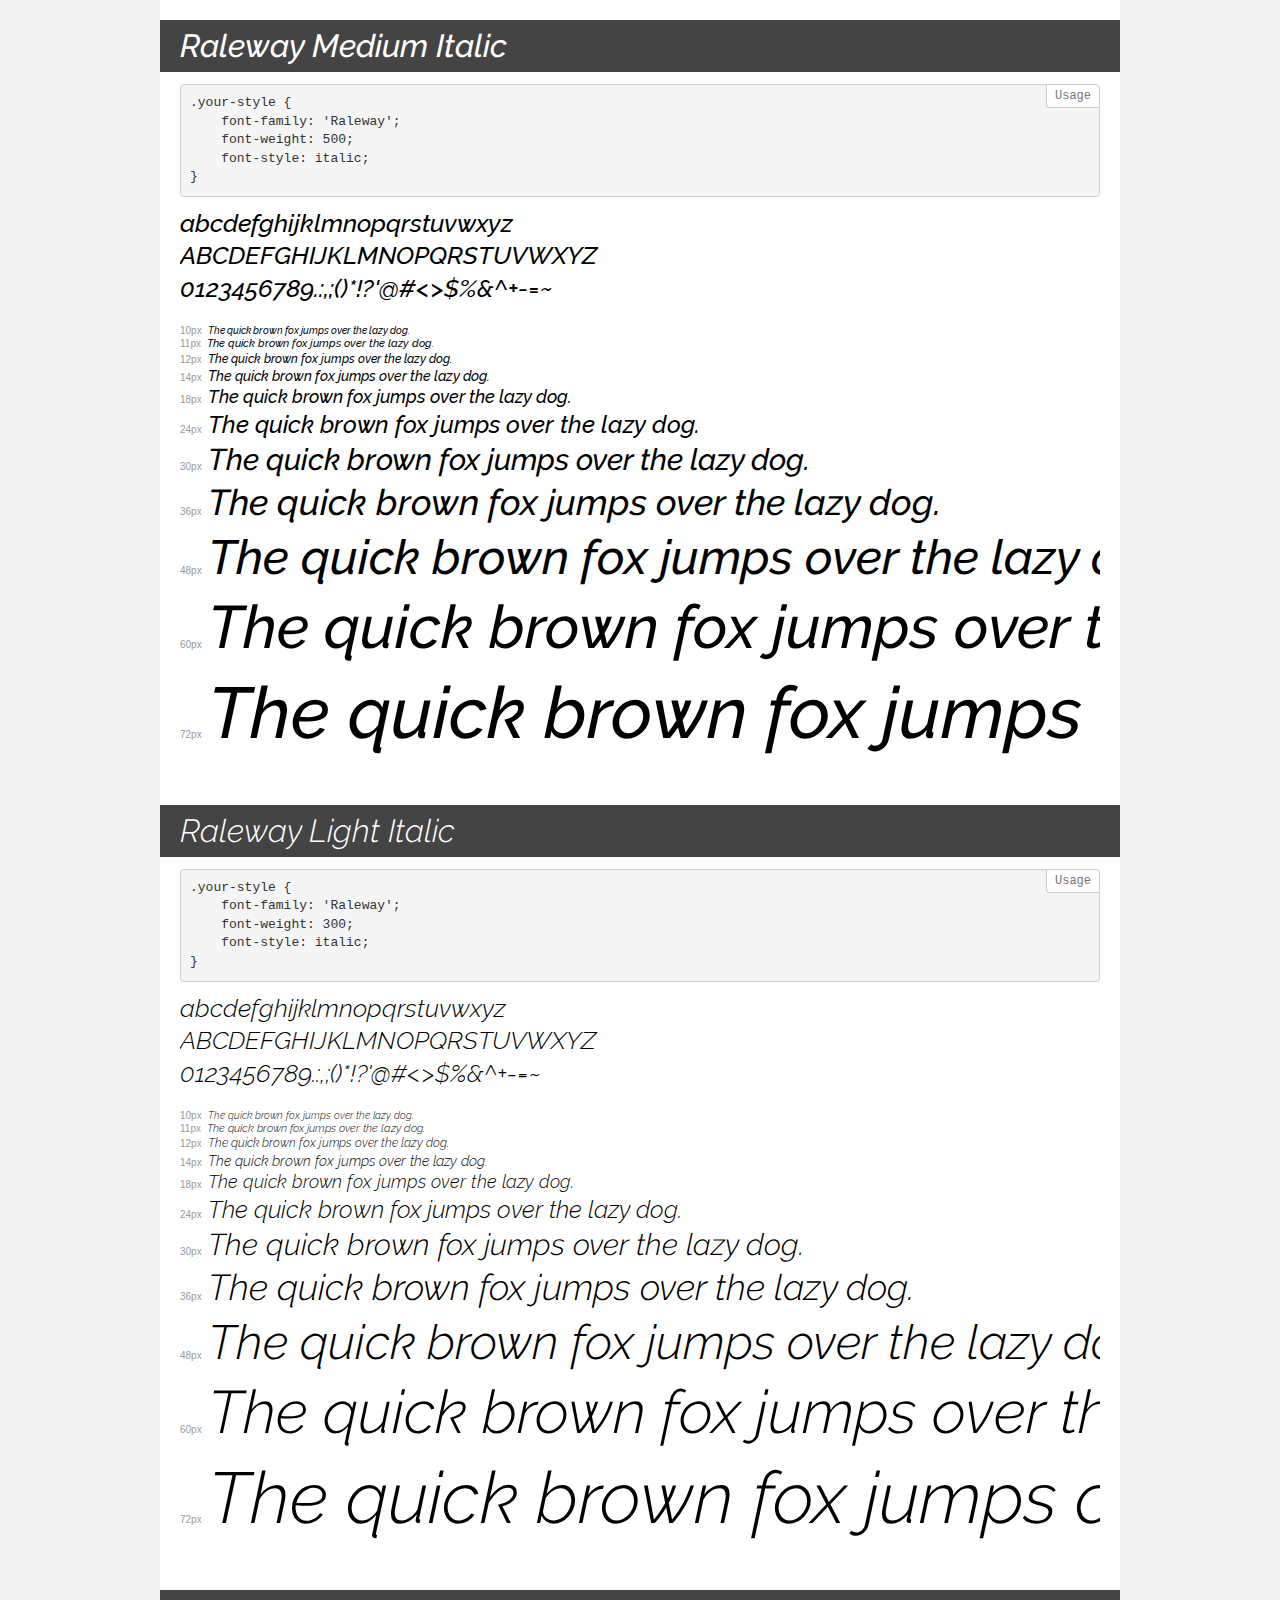
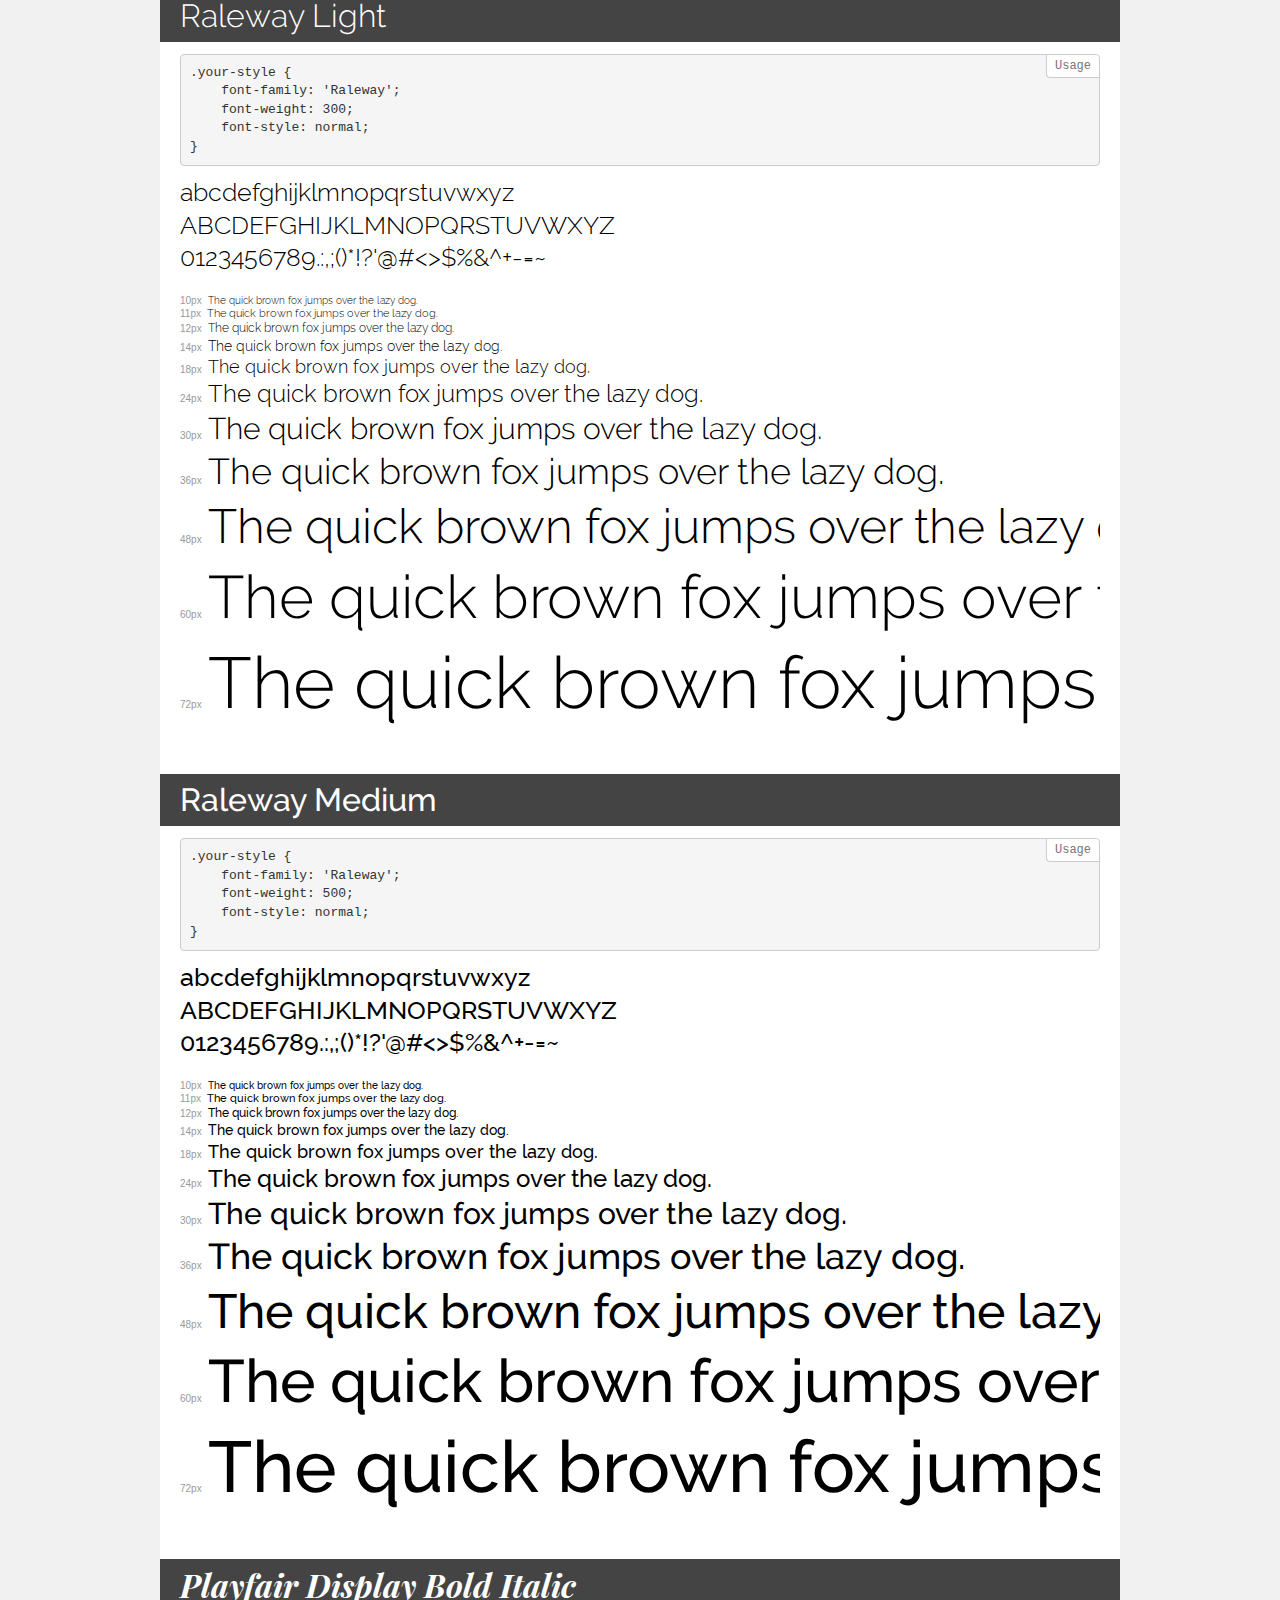
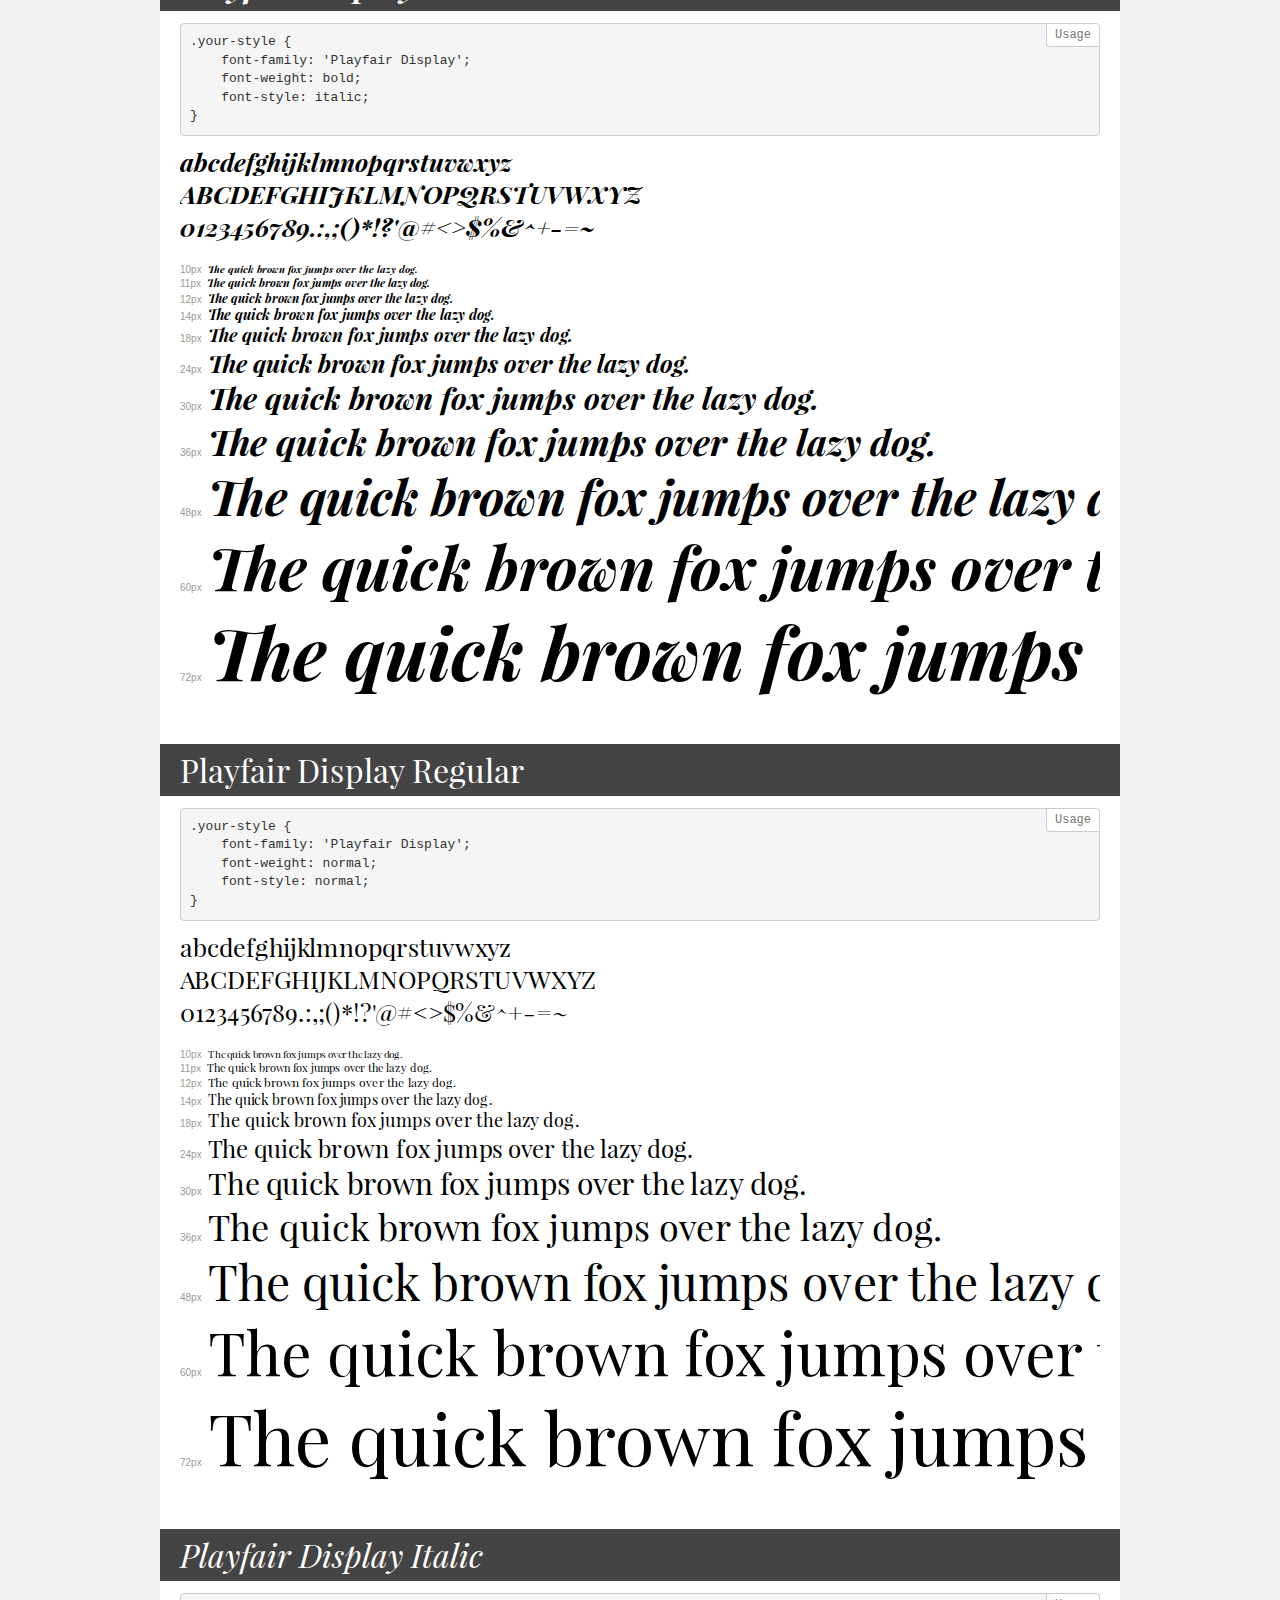
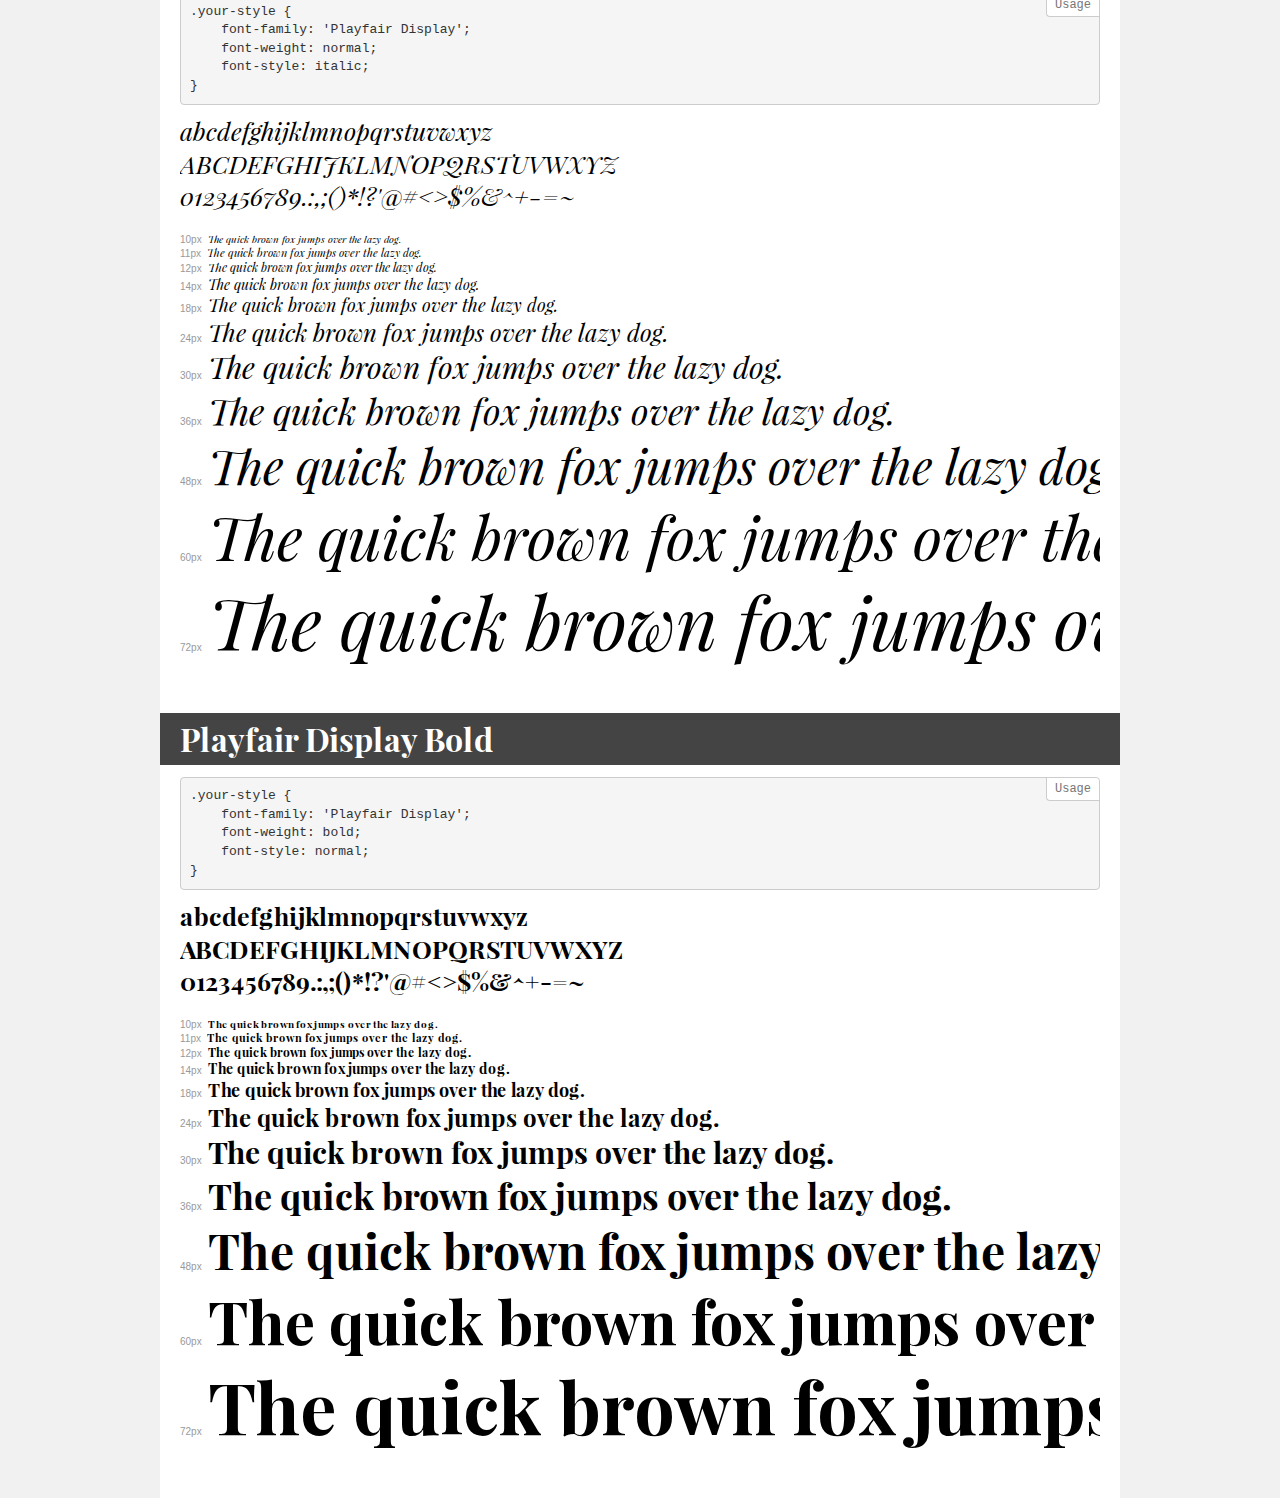
<file: fonts-web/demo.html>
<!DOCTYPE html>
<html>
<head>
    <meta charset="utf-8">
    <meta http-equiv="X-UA-Compatible" content="IE=edge">
    <meta name="viewport" content="width=device-width, initial-scale=1">
    <meta name="robots" content="noindex, noarchive">
    <meta name="format-detection" content="telephone=no">
    <title>Transfonter demo</title>
    <link href="stylesheet.css" rel="stylesheet">
    <style>
        /*
        http://meyerweb.com/eric/tools/css/reset/
        v2.0 | 20110126
        License: none (public domain)
        */
        html, body, div, span, applet, object, iframe,
        h1, h2, h3, h4, h5, h6, p, blockquote, pre,
        a, abbr, acronym, address, big, cite, code,
        del, dfn, em, img, ins, kbd, q, s, samp,
        small, strike, strong, sub, sup, tt, var,
        b, u, i, center,
        dl, dt, dd, ol, ul, li,
        fieldset, form, label, legend,
        table, caption, tbody, tfoot, thead, tr, th, td,
        article, aside, canvas, details, embed,
        figure, figcaption, footer, header, hgroup,
        menu, nav, output, ruby, section, summary,
        time, mark, audio, video {
            margin: 0;
            padding: 0;
            border: 0;
            font-size: 100%;
            font: inherit;
            vertical-align: baseline;
        }
        /* HTML5 display-role reset for older browsers */
        article, aside, details, figcaption, figure,
        footer, header, hgroup, menu, nav, section {
            display: block;
        }
        body {
            line-height: 1;
        }
        ol, ul {
            list-style: none;
        }
        blockquote, q {
            quotes: none;
        }
        blockquote:before, blockquote:after,
        q:before, q:after {
            content: '';
            content: none;
        }
        table {
            border-collapse: collapse;
            border-spacing: 0;
        }
        /* common styles */
        body {
            background: #f1f1f1;
            color: #000;
        }
        .page {
            background: #fff;
            width: 920px;
            margin: 0 auto;
            padding: 20px 20px 0 20px;
            overflow: hidden;
        }
        .font-container {
            overflow-x: auto;
            overflow-y: hidden;
            margin-bottom: 40px;
            line-height: 1.3;
            white-space: nowrap;
            padding-bottom: 5px;
        }
        h1 {
            position: relative;
            background: #444;
            font-size: 32px;
            color: #fff;
            padding: 10px 20px;
            margin: 0 -20px 12px -20px;
        }
        .letters {
            font-size: 25px;
            margin-bottom: 20px;
        }
        .s10:before {
            content: '10px';
        }
        .s11:before {
            content: '11px';
        }
        .s12:before {
            content: '12px';
        }
        .s14:before {
            content: '14px';
        }
        .s18:before {
            content: '18px';
        }
        .s24:before {
            content: '24px';
        }
        .s30:before {
            content: '30px';
        }
        .s36:before {
            content: '36px';
        }
        .s48:before {
            content: '48px';
        }
        .s60:before {
            content: '60px';
        }
        .s72:before {
            content: '72px';
        }
        .s10:before, .s11:before, .s12:before, .s14:before,
        .s18:before, .s24:before, .s30:before, .s36:before,
        .s48:before, .s60:before, .s72:before {
            font-family: Arial, sans-serif;
            font-size: 10px;
            font-weight: normal;
            font-style: normal;
            color: #999;
            padding-right: 6px;
        }
        pre {
            display: block;
            position: relative;
            padding: 9px;
            margin: 0 0 10px;
            font-family: Monaco, Menlo, Consolas, "Courier New", monospace !important;
            font-size: 13px;
            line-height: 1.428571429;
            color: #333;
            font-weight: normal !important;
            font-style: normal !important;
            background-color: #f5f5f5;
            border: 1px solid #ccc;
            overflow-x: auto;
            border-radius: 4px;
        }
        pre:after {
            display: block;
            position: absolute;
            right: 0;
            top: 0;
            content: 'Usage';
            line-height: 1;
            padding: 5px 8px;
            font-size: 12px;
            color: #767676;
            background-color: #fff;
            border: 1px solid #ccc;
            border-right: none;
            border-top: none;
            border-radius: 0 4px 0 4px;
            z-index: 10;
        }
        /* responsive */
        @media (max-width: 959px) {
            .page {
                width: auto;
                margin: 0;
            }
        }
    </style>
</head>
<body>
<div class="page">
    <div class="demo" style="font-family: 'Raleway'; font-weight: 500; font-style: italic;">
        <h1>Raleway Medium Italic</h1>
        <pre>.your-style {
    font-family: 'Raleway';
    font-weight: 500;
    font-style: italic;
}</pre>
        <div class="font-container">
            <p class="letters">
                abcdefghijklmnopqrstuvwxyz<br>
ABCDEFGHIJKLMNOPQRSTUVWXYZ<br>
                0123456789.:,;()*!?'@#<>$%&^+-=~
            </p>
            <p class="s10" style="font-size: 10px;">The quick brown fox jumps over the lazy dog.</p>
            <p class="s11" style="font-size: 11px;">The quick brown fox jumps over the lazy dog.</p>
            <p class="s12" style="font-size: 12px;">The quick brown fox jumps over the lazy dog.</p>
            <p class="s14" style="font-size: 14px;">The quick brown fox jumps over the lazy dog.</p>
            <p class="s18" style="font-size: 18px;">The quick brown fox jumps over the lazy dog.</p>
            <p class="s24" style="font-size: 24px;">The quick brown fox jumps over the lazy dog.</p>
            <p class="s30" style="font-size: 30px;">The quick brown fox jumps over the lazy dog.</p>
            <p class="s36" style="font-size: 36px;">The quick brown fox jumps over the lazy dog.</p>
            <p class="s48" style="font-size: 48px;">The quick brown fox jumps over the lazy dog.</p>
            <p class="s60" style="font-size: 60px;">The quick brown fox jumps over the lazy dog.</p>
            <p class="s72" style="font-size: 72px;">The quick brown fox jumps over the lazy dog.</p>
        </div>
    </div>
    <div class="demo" style="font-family: 'Raleway'; font-weight: 300; font-style: italic;">
        <h1>Raleway Light Italic</h1>
        <pre>.your-style {
    font-family: 'Raleway';
    font-weight: 300;
    font-style: italic;
}</pre>
        <div class="font-container">
            <p class="letters">
                abcdefghijklmnopqrstuvwxyz<br>
ABCDEFGHIJKLMNOPQRSTUVWXYZ<br>
                0123456789.:,;()*!?'@#<>$%&^+-=~
            </p>
            <p class="s10" style="font-size: 10px;">The quick brown fox jumps over the lazy dog.</p>
            <p class="s11" style="font-size: 11px;">The quick brown fox jumps over the lazy dog.</p>
            <p class="s12" style="font-size: 12px;">The quick brown fox jumps over the lazy dog.</p>
            <p class="s14" style="font-size: 14px;">The quick brown fox jumps over the lazy dog.</p>
            <p class="s18" style="font-size: 18px;">The quick brown fox jumps over the lazy dog.</p>
            <p class="s24" style="font-size: 24px;">The quick brown fox jumps over the lazy dog.</p>
            <p class="s30" style="font-size: 30px;">The quick brown fox jumps over the lazy dog.</p>
            <p class="s36" style="font-size: 36px;">The quick brown fox jumps over the lazy dog.</p>
            <p class="s48" style="font-size: 48px;">The quick brown fox jumps over the lazy dog.</p>
            <p class="s60" style="font-size: 60px;">The quick brown fox jumps over the lazy dog.</p>
            <p class="s72" style="font-size: 72px;">The quick brown fox jumps over the lazy dog.</p>
        </div>
    </div>
    <div class="demo" style="font-family: 'Raleway'; font-weight: 300; font-style: normal;">
        <h1>Raleway Light</h1>
        <pre>.your-style {
    font-family: 'Raleway';
    font-weight: 300;
    font-style: normal;
}</pre>
        <div class="font-container">
            <p class="letters">
                abcdefghijklmnopqrstuvwxyz<br>
ABCDEFGHIJKLMNOPQRSTUVWXYZ<br>
                0123456789.:,;()*!?'@#<>$%&^+-=~
            </p>
            <p class="s10" style="font-size: 10px;">The quick brown fox jumps over the lazy dog.</p>
            <p class="s11" style="font-size: 11px;">The quick brown fox jumps over the lazy dog.</p>
            <p class="s12" style="font-size: 12px;">The quick brown fox jumps over the lazy dog.</p>
            <p class="s14" style="font-size: 14px;">The quick brown fox jumps over the lazy dog.</p>
            <p class="s18" style="font-size: 18px;">The quick brown fox jumps over the lazy dog.</p>
            <p class="s24" style="font-size: 24px;">The quick brown fox jumps over the lazy dog.</p>
            <p class="s30" style="font-size: 30px;">The quick brown fox jumps over the lazy dog.</p>
            <p class="s36" style="font-size: 36px;">The quick brown fox jumps over the lazy dog.</p>
            <p class="s48" style="font-size: 48px;">The quick brown fox jumps over the lazy dog.</p>
            <p class="s60" style="font-size: 60px;">The quick brown fox jumps over the lazy dog.</p>
            <p class="s72" style="font-size: 72px;">The quick brown fox jumps over the lazy dog.</p>
        </div>
    </div>
    <div class="demo" style="font-family: 'Raleway'; font-weight: 500; font-style: normal;">
        <h1>Raleway Medium</h1>
        <pre>.your-style {
    font-family: 'Raleway';
    font-weight: 500;
    font-style: normal;
}</pre>
        <div class="font-container">
            <p class="letters">
                abcdefghijklmnopqrstuvwxyz<br>
ABCDEFGHIJKLMNOPQRSTUVWXYZ<br>
                0123456789.:,;()*!?'@#<>$%&^+-=~
            </p>
            <p class="s10" style="font-size: 10px;">The quick brown fox jumps over the lazy dog.</p>
            <p class="s11" style="font-size: 11px;">The quick brown fox jumps over the lazy dog.</p>
            <p class="s12" style="font-size: 12px;">The quick brown fox jumps over the lazy dog.</p>
            <p class="s14" style="font-size: 14px;">The quick brown fox jumps over the lazy dog.</p>
            <p class="s18" style="font-size: 18px;">The quick brown fox jumps over the lazy dog.</p>
            <p class="s24" style="font-size: 24px;">The quick brown fox jumps over the lazy dog.</p>
            <p class="s30" style="font-size: 30px;">The quick brown fox jumps over the lazy dog.</p>
            <p class="s36" style="font-size: 36px;">The quick brown fox jumps over the lazy dog.</p>
            <p class="s48" style="font-size: 48px;">The quick brown fox jumps over the lazy dog.</p>
            <p class="s60" style="font-size: 60px;">The quick brown fox jumps over the lazy dog.</p>
            <p class="s72" style="font-size: 72px;">The quick brown fox jumps over the lazy dog.</p>
        </div>
    </div>
    <div class="demo" style="font-family: 'Playfair Display'; font-weight: bold; font-style: italic;">
        <h1>Playfair Display Bold Italic</h1>
        <pre>.your-style {
    font-family: 'Playfair Display';
    font-weight: bold;
    font-style: italic;
}</pre>
        <div class="font-container">
            <p class="letters">
                abcdefghijklmnopqrstuvwxyz<br>
ABCDEFGHIJKLMNOPQRSTUVWXYZ<br>
                0123456789.:,;()*!?'@#<>$%&^+-=~
            </p>
            <p class="s10" style="font-size: 10px;">The quick brown fox jumps over the lazy dog.</p>
            <p class="s11" style="font-size: 11px;">The quick brown fox jumps over the lazy dog.</p>
            <p class="s12" style="font-size: 12px;">The quick brown fox jumps over the lazy dog.</p>
            <p class="s14" style="font-size: 14px;">The quick brown fox jumps over the lazy dog.</p>
            <p class="s18" style="font-size: 18px;">The quick brown fox jumps over the lazy dog.</p>
            <p class="s24" style="font-size: 24px;">The quick brown fox jumps over the lazy dog.</p>
            <p class="s30" style="font-size: 30px;">The quick brown fox jumps over the lazy dog.</p>
            <p class="s36" style="font-size: 36px;">The quick brown fox jumps over the lazy dog.</p>
            <p class="s48" style="font-size: 48px;">The quick brown fox jumps over the lazy dog.</p>
            <p class="s60" style="font-size: 60px;">The quick brown fox jumps over the lazy dog.</p>
            <p class="s72" style="font-size: 72px;">The quick brown fox jumps over the lazy dog.</p>
        </div>
    </div>
    <div class="demo" style="font-family: 'Playfair Display'; font-weight: normal; font-style: normal;">
        <h1>Playfair Display Regular</h1>
        <pre>.your-style {
    font-family: 'Playfair Display';
    font-weight: normal;
    font-style: normal;
}</pre>
        <div class="font-container">
            <p class="letters">
                abcdefghijklmnopqrstuvwxyz<br>
ABCDEFGHIJKLMNOPQRSTUVWXYZ<br>
                0123456789.:,;()*!?'@#<>$%&^+-=~
            </p>
            <p class="s10" style="font-size: 10px;">The quick brown fox jumps over the lazy dog.</p>
            <p class="s11" style="font-size: 11px;">The quick brown fox jumps over the lazy dog.</p>
            <p class="s12" style="font-size: 12px;">The quick brown fox jumps over the lazy dog.</p>
            <p class="s14" style="font-size: 14px;">The quick brown fox jumps over the lazy dog.</p>
            <p class="s18" style="font-size: 18px;">The quick brown fox jumps over the lazy dog.</p>
            <p class="s24" style="font-size: 24px;">The quick brown fox jumps over the lazy dog.</p>
            <p class="s30" style="font-size: 30px;">The quick brown fox jumps over the lazy dog.</p>
            <p class="s36" style="font-size: 36px;">The quick brown fox jumps over the lazy dog.</p>
            <p class="s48" style="font-size: 48px;">The quick brown fox jumps over the lazy dog.</p>
            <p class="s60" style="font-size: 60px;">The quick brown fox jumps over the lazy dog.</p>
            <p class="s72" style="font-size: 72px;">The quick brown fox jumps over the lazy dog.</p>
        </div>
    </div>
    <div class="demo" style="font-family: 'Playfair Display'; font-weight: normal; font-style: italic;">
        <h1>Playfair Display Italic</h1>
        <pre>.your-style {
    font-family: 'Playfair Display';
    font-weight: normal;
    font-style: italic;
}</pre>
        <div class="font-container">
            <p class="letters">
                abcdefghijklmnopqrstuvwxyz<br>
ABCDEFGHIJKLMNOPQRSTUVWXYZ<br>
                0123456789.:,;()*!?'@#<>$%&^+-=~
            </p>
            <p class="s10" style="font-size: 10px;">The quick brown fox jumps over the lazy dog.</p>
            <p class="s11" style="font-size: 11px;">The quick brown fox jumps over the lazy dog.</p>
            <p class="s12" style="font-size: 12px;">The quick brown fox jumps over the lazy dog.</p>
            <p class="s14" style="font-size: 14px;">The quick brown fox jumps over the lazy dog.</p>
            <p class="s18" style="font-size: 18px;">The quick brown fox jumps over the lazy dog.</p>
            <p class="s24" style="font-size: 24px;">The quick brown fox jumps over the lazy dog.</p>
            <p class="s30" style="font-size: 30px;">The quick brown fox jumps over the lazy dog.</p>
            <p class="s36" style="font-size: 36px;">The quick brown fox jumps over the lazy dog.</p>
            <p class="s48" style="font-size: 48px;">The quick brown fox jumps over the lazy dog.</p>
            <p class="s60" style="font-size: 60px;">The quick brown fox jumps over the lazy dog.</p>
            <p class="s72" style="font-size: 72px;">The quick brown fox jumps over the lazy dog.</p>
        </div>
    </div>
    <div class="demo" style="font-family: 'Playfair Display'; font-weight: bold; font-style: normal;">
        <h1>Playfair Display Bold</h1>
        <pre>.your-style {
    font-family: 'Playfair Display';
    font-weight: bold;
    font-style: normal;
}</pre>
        <div class="font-container">
            <p class="letters">
                abcdefghijklmnopqrstuvwxyz<br>
ABCDEFGHIJKLMNOPQRSTUVWXYZ<br>
                0123456789.:,;()*!?'@#<>$%&^+-=~
            </p>
            <p class="s10" style="font-size: 10px;">The quick brown fox jumps over the lazy dog.</p>
            <p class="s11" style="font-size: 11px;">The quick brown fox jumps over the lazy dog.</p>
            <p class="s12" style="font-size: 12px;">The quick brown fox jumps over the lazy dog.</p>
            <p class="s14" style="font-size: 14px;">The quick brown fox jumps over the lazy dog.</p>
            <p class="s18" style="font-size: 18px;">The quick brown fox jumps over the lazy dog.</p>
            <p class="s24" style="font-size: 24px;">The quick brown fox jumps over the lazy dog.</p>
            <p class="s30" style="font-size: 30px;">The quick brown fox jumps over the lazy dog.</p>
            <p class="s36" style="font-size: 36px;">The quick brown fox jumps over the lazy dog.</p>
            <p class="s48" style="font-size: 48px;">The quick brown fox jumps over the lazy dog.</p>
            <p class="s60" style="font-size: 60px;">The quick brown fox jumps over the lazy dog.</p>
            <p class="s72" style="font-size: 72px;">The quick brown fox jumps over the lazy dog.</p>
        </div>
    </div>
</div>
</body>
</html>
</file>
<file: fonts-web/stylesheet.css>
@font-face {
    font-family: 'Raleway';
    src: url('Raleway-MediumItalic.eot');
    src: url('Raleway-MediumItalic.eot?#iefix') format('embedded-opentype'),
        url('Raleway-MediumItalic.woff2') format('woff2'),
        url('Raleway-MediumItalic.woff') format('woff'),
        url('Raleway-MediumItalic.ttf') format('truetype'),
        url('Raleway-MediumItalic.svg#Raleway-MediumItalic') format('svg');
    font-weight: 500;
    font-style: italic;
}

@font-face {
    font-family: 'Raleway';
    src: url('Raleway-LightItalic.eot');
    src: url('Raleway-LightItalic.eot?#iefix') format('embedded-opentype'),
        url('Raleway-LightItalic.woff2') format('woff2'),
        url('Raleway-LightItalic.woff') format('woff'),
        url('Raleway-LightItalic.ttf') format('truetype'),
        url('Raleway-LightItalic.svg#Raleway-LightItalic') format('svg');
    font-weight: 300;
    font-style: italic;
}

@font-face {
    font-family: 'Raleway';
    src: url('Raleway-Light.eot');
    src: url('Raleway-Light.eot?#iefix') format('embedded-opentype'),
        url('Raleway-Light.woff2') format('woff2'),
        url('Raleway-Light.woff') format('woff'),
        url('Raleway-Light.ttf') format('truetype'),
        url('Raleway-Light.svg#Raleway-Light') format('svg');
    font-weight: 300;
    font-style: normal;
}

@font-face {
    font-family: 'Raleway';
    src: url('Raleway-Medium.eot');
    src: url('Raleway-Medium.eot?#iefix') format('embedded-opentype'),
        url('Raleway-Medium.woff2') format('woff2'),
        url('Raleway-Medium.woff') format('woff'),
        url('Raleway-Medium.ttf') format('truetype'),
        url('Raleway-Medium.svg#Raleway-Medium') format('svg');
    font-weight: 500;
    font-style: normal;
}

@font-face {
    font-family: 'Playfair Display';
    src: url('PlayfairDisplay-BoldItalic.eot');
    src: url('PlayfairDisplay-BoldItalic.eot?#iefix') format('embedded-opentype'),
        url('PlayfairDisplay-BoldItalic.woff2') format('woff2'),
        url('PlayfairDisplay-BoldItalic.woff') format('woff'),
        url('PlayfairDisplay-BoldItalic.ttf') format('truetype'),
        url('PlayfairDisplay-BoldItalic.svg#PlayfairDisplay-BoldItalic') format('svg');
    font-weight: bold;
    font-style: italic;
}

@font-face {
    font-family: 'Playfair Display';
    src: url('PlayfairDisplay-Regular.eot');
    src: url('PlayfairDisplay-Regular.eot?#iefix') format('embedded-opentype'),
        url('PlayfairDisplay-Regular.woff2') format('woff2'),
        url('PlayfairDisplay-Regular.woff') format('woff'),
        url('PlayfairDisplay-Regular.ttf') format('truetype'),
        url('PlayfairDisplay-Regular.svg#PlayfairDisplay-Regular') format('svg');
    font-weight: normal;
    font-style: normal;
}

@font-face {
    font-family: 'Playfair Display';
    src: url('PlayfairDisplay-Italic.eot');
    src: url('PlayfairDisplay-Italic.eot?#iefix') format('embedded-opentype'),
        url('PlayfairDisplay-Italic.woff2') format('woff2'),
        url('PlayfairDisplay-Italic.woff') format('woff'),
        url('PlayfairDisplay-Italic.ttf') format('truetype'),
        url('PlayfairDisplay-Italic.svg#PlayfairDisplay-Italic') format('svg');
    font-weight: normal;
    font-style: italic;
}

@font-face {
    font-family: 'Playfair Display';
    src: url('PlayfairDisplay-Bold.eot');
    src: url('PlayfairDisplay-Bold.eot?#iefix') format('embedded-opentype'),
        url('PlayfairDisplay-Bold.woff2') format('woff2'),
        url('PlayfairDisplay-Bold.woff') format('woff'),
        url('PlayfairDisplay-Bold.ttf') format('truetype'),
        url('PlayfairDisplay-Bold.svg#PlayfairDisplay-Bold') format('svg');
    font-weight: bold;
    font-style: normal;
}
</file>
